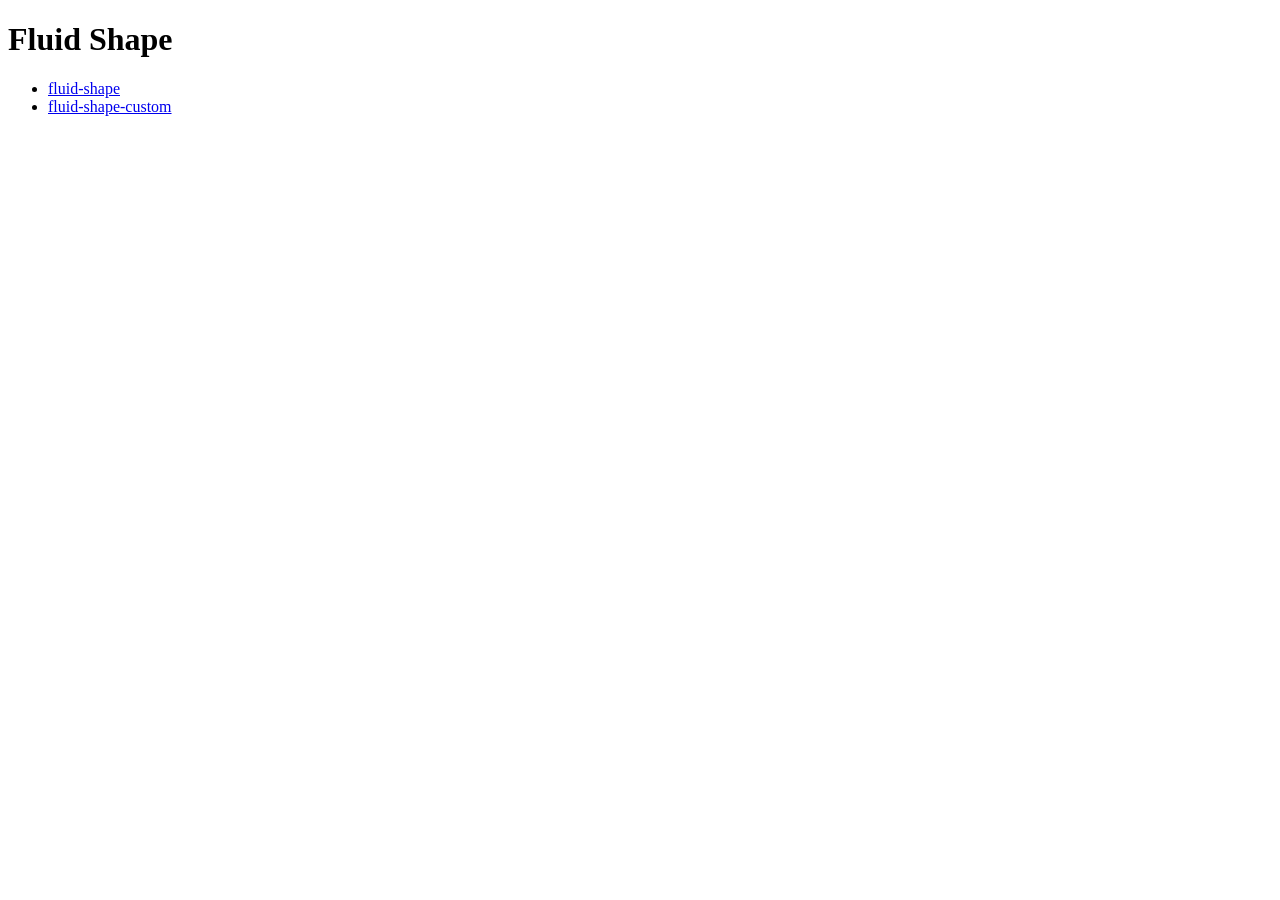
<file: index.html>
<!DOCTYPE html>
<html lang="ja">
<head>
	<meta charset="UTF-8">
	<meta name="viewport" content="width=device-width, initial-scale=1.0">
	<title>20261119-hc</title>
</head>
<body>
    <h1>Fluid Shape</h1>

    <ul>
        <li><a href="./fluid-shape/index.html">fluid-shape</a></li>
        <li><a href="./fluid-shape_custom/index.html">fluid-shape-custom</a></li>
    </ul>
</body>
</html>
</file>
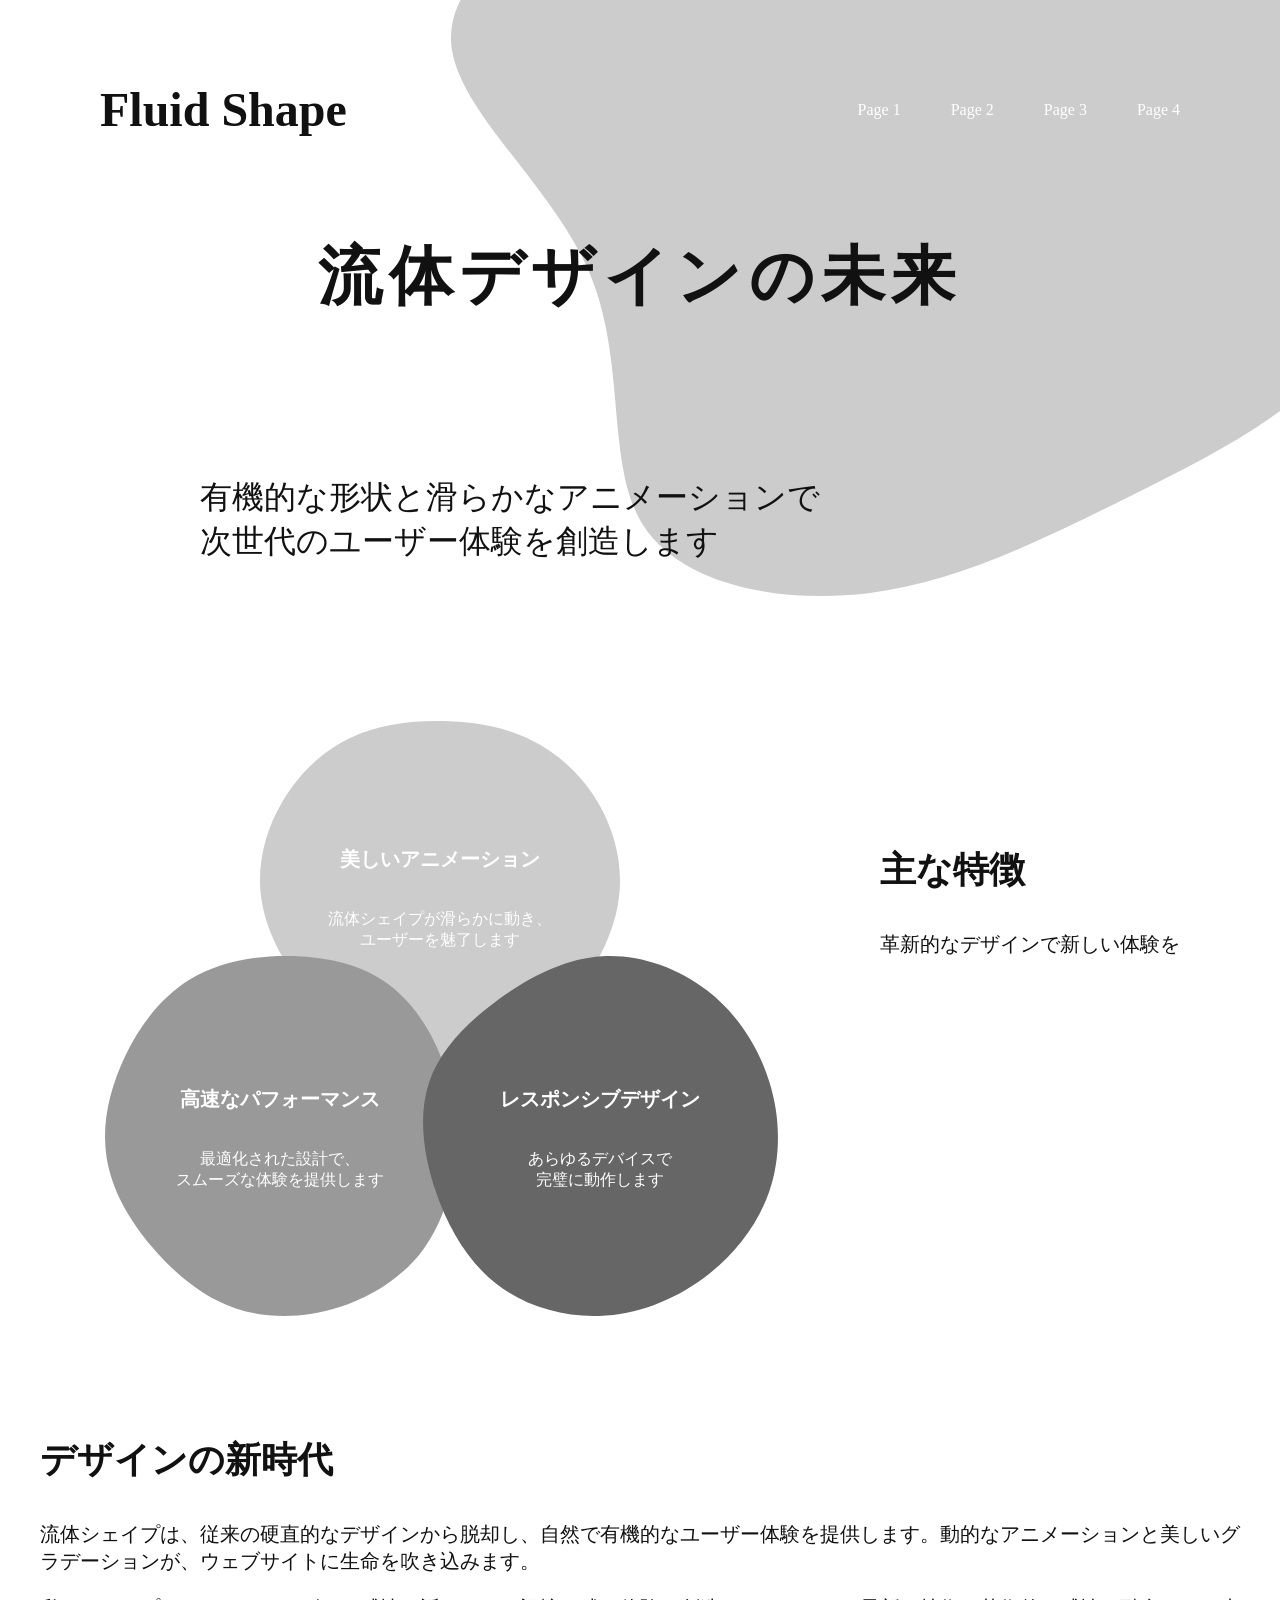
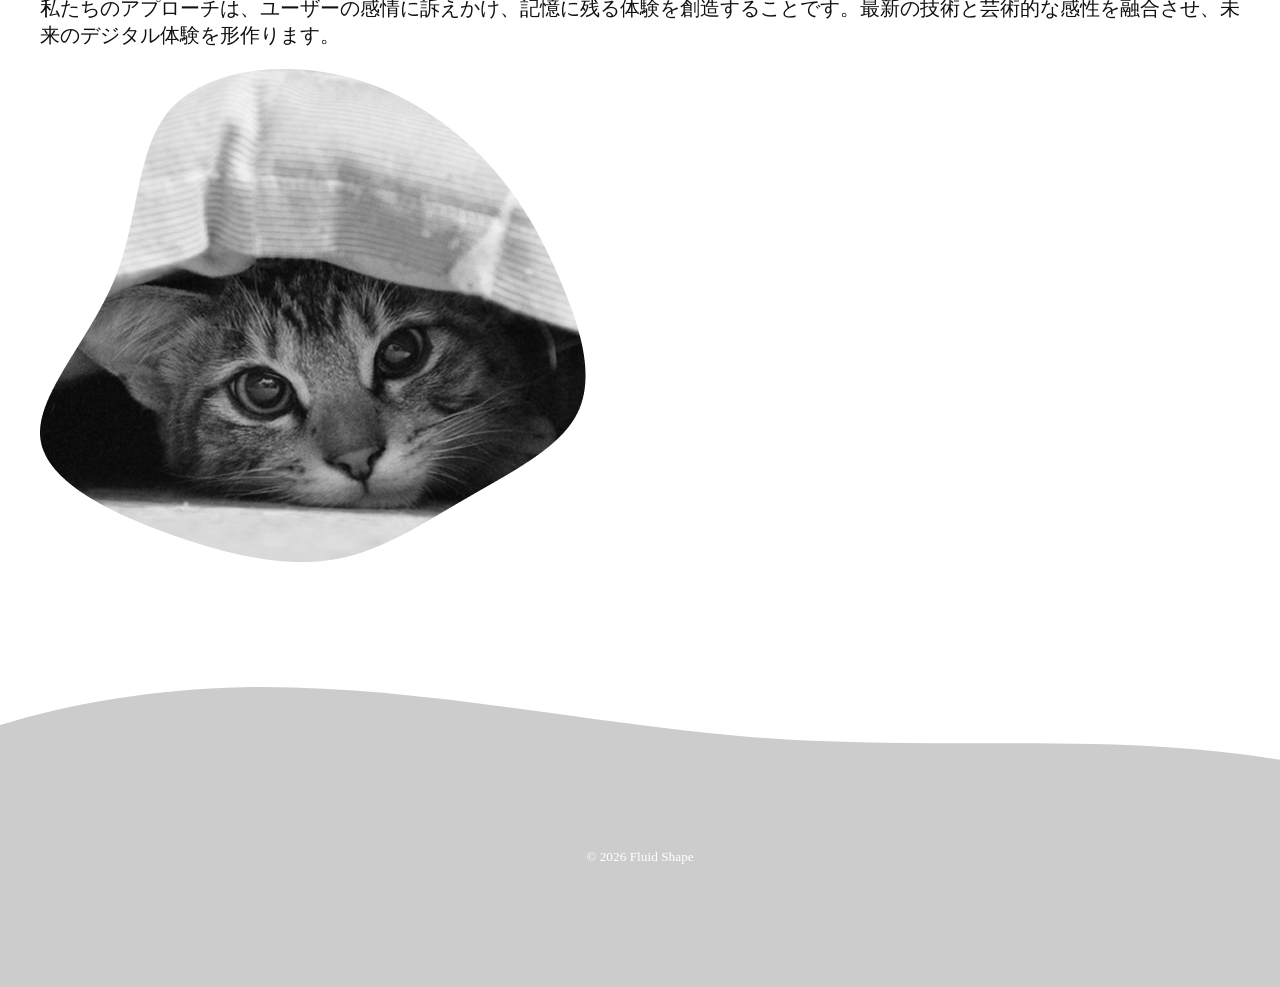
<file: fluid-shape/index.html>
<!doctype html>
<html lang="ja">
<head>
  <meta charset="UTF-8" />
  <title>Fluid Shape</title>
  <link rel="stylesheet" href="style.css">
</head>

<body>
  <header>
    <div class="links">
      <h1 class="logo"><a href="#">Fluid Shape</a></h1>
      <nav>
        <a href="#">Page 1</a>
        <a href="#">Page 2</a>
        <a href="#">Page 3</a>
        <a href="#">Page 4</a>
      </nav>
    </div>
    <p class="main-copy">流体デザインの未来</p>
    <p class="sub-copy">
      有機的な形状と滑らかなアニメーションで<br>
      次世代のユーザー体験を創造します
    </p>
  </header>

  <main>
    <section class="feature">
      <div class="text-area">
        <h2>主な特徴</h2>
        <p>革新的なデザインで新しい体験を</p>
      </div>

      <div class="features">
        <div class="center">
          <div>
            <h3>美しいアニメーション</h3>
            <p>流体シェイプが滑らかに動き、<br>ユーザーを魅了します</p>
          </div>
        </div>
        <div class="left">
          <div>
            <h3>高速なパフォーマンス</h3>
            <p>最適化された設計で、<br>スムーズな体験を提供します</p>
          </div>
        </div>
        <div class="right">
          <div>
            <h3>レスポンシブデザイン</h3>
            <p>あらゆるデバイスで<br>完璧に動作します</p>
          </div>
        </div>
      </div>

    </section>

    <section class="new-era">
      <div class="text-area">
        <h2>デザインの新時代</h2>
        <p>流体シェイプは、従来の硬直的なデザインから脱却し、自然で有機的なユーザー体験を提供します。動的なアニメーションと美しいグラデーションが、ウェブサイトに生命を吹き込みます。</p>
        <p>私たちのアプローチは、ユーザーの感情に訴えかけ、記憶に残る体験を創造することです。最新の技術と芸術的な感性を融合させ、未来のデジタル体験を形作ります。</p>
      </div>
      <img src="img/cat.png" alt="猫">
    </section>
  </main>

  <footer>
    <small class="copyright">&copy; 2026 Fluid Shape</small>
  </footer>
</body>
</html>
</file>
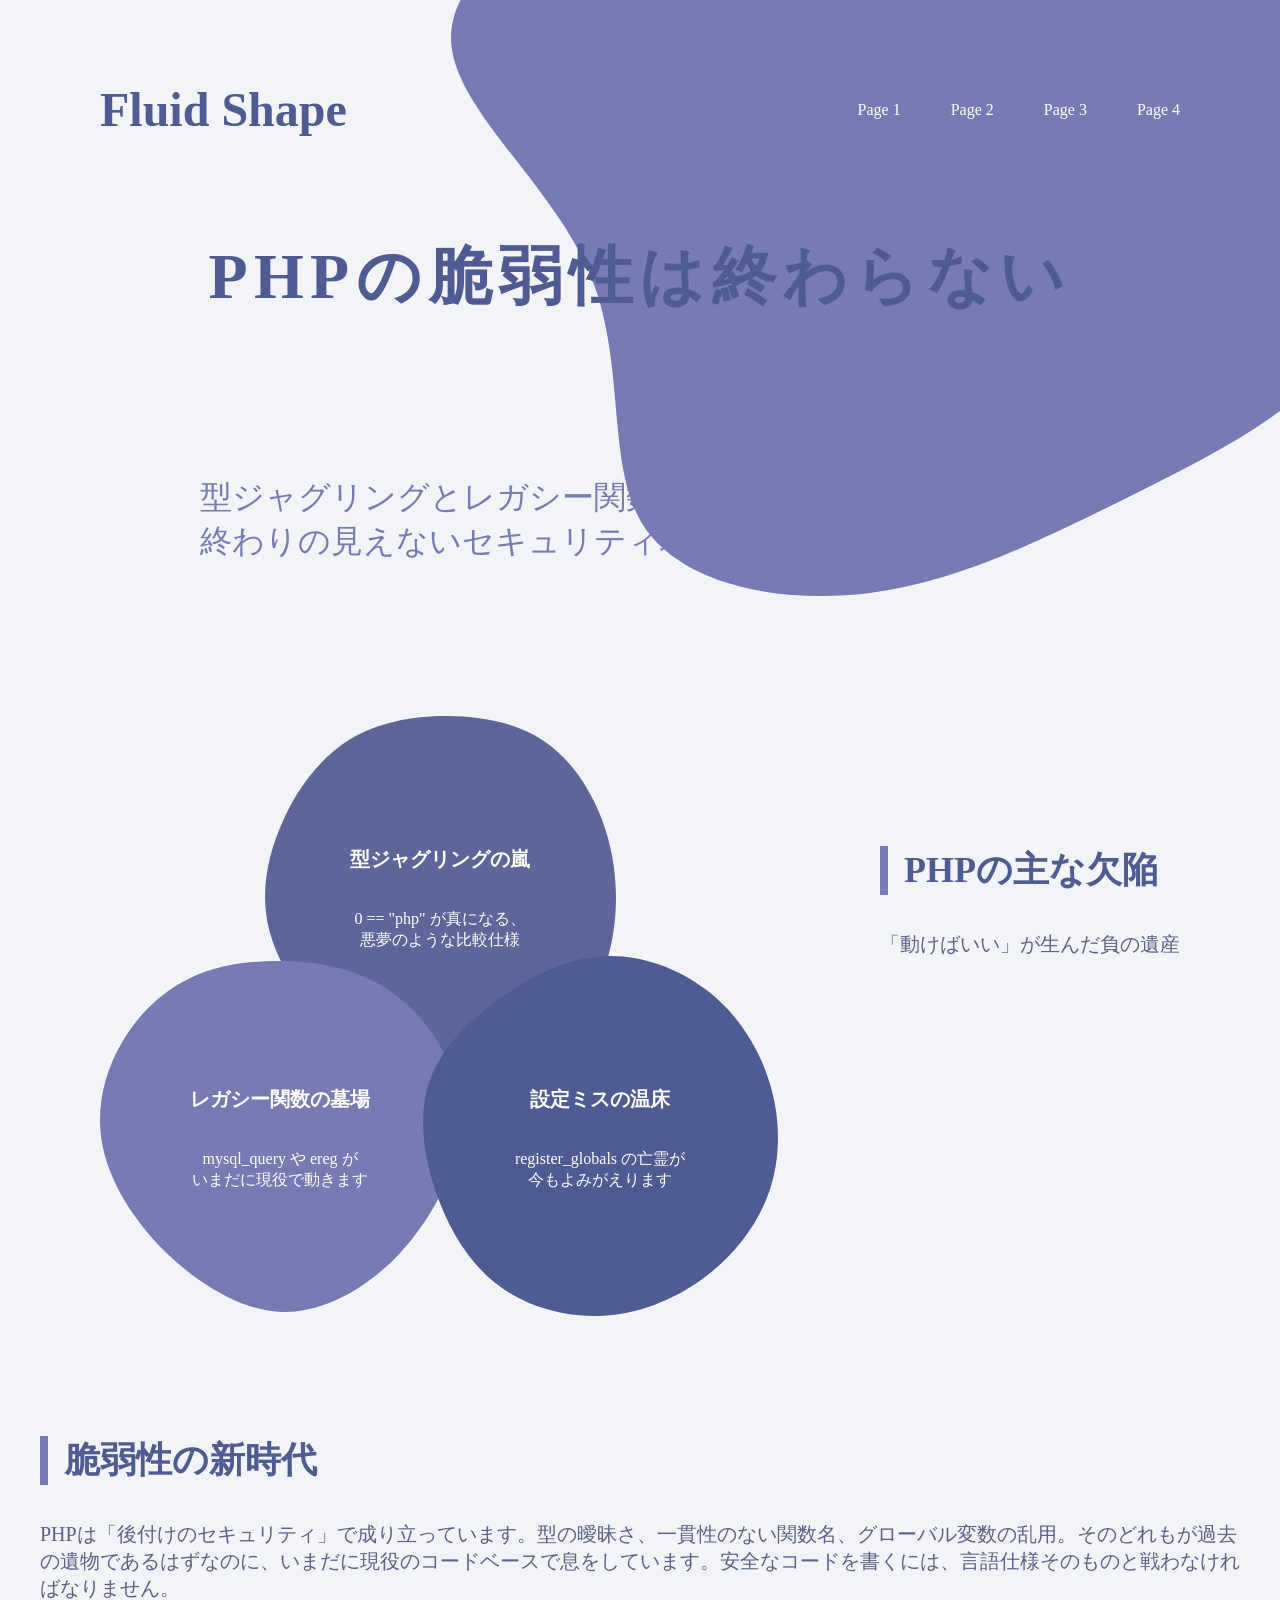
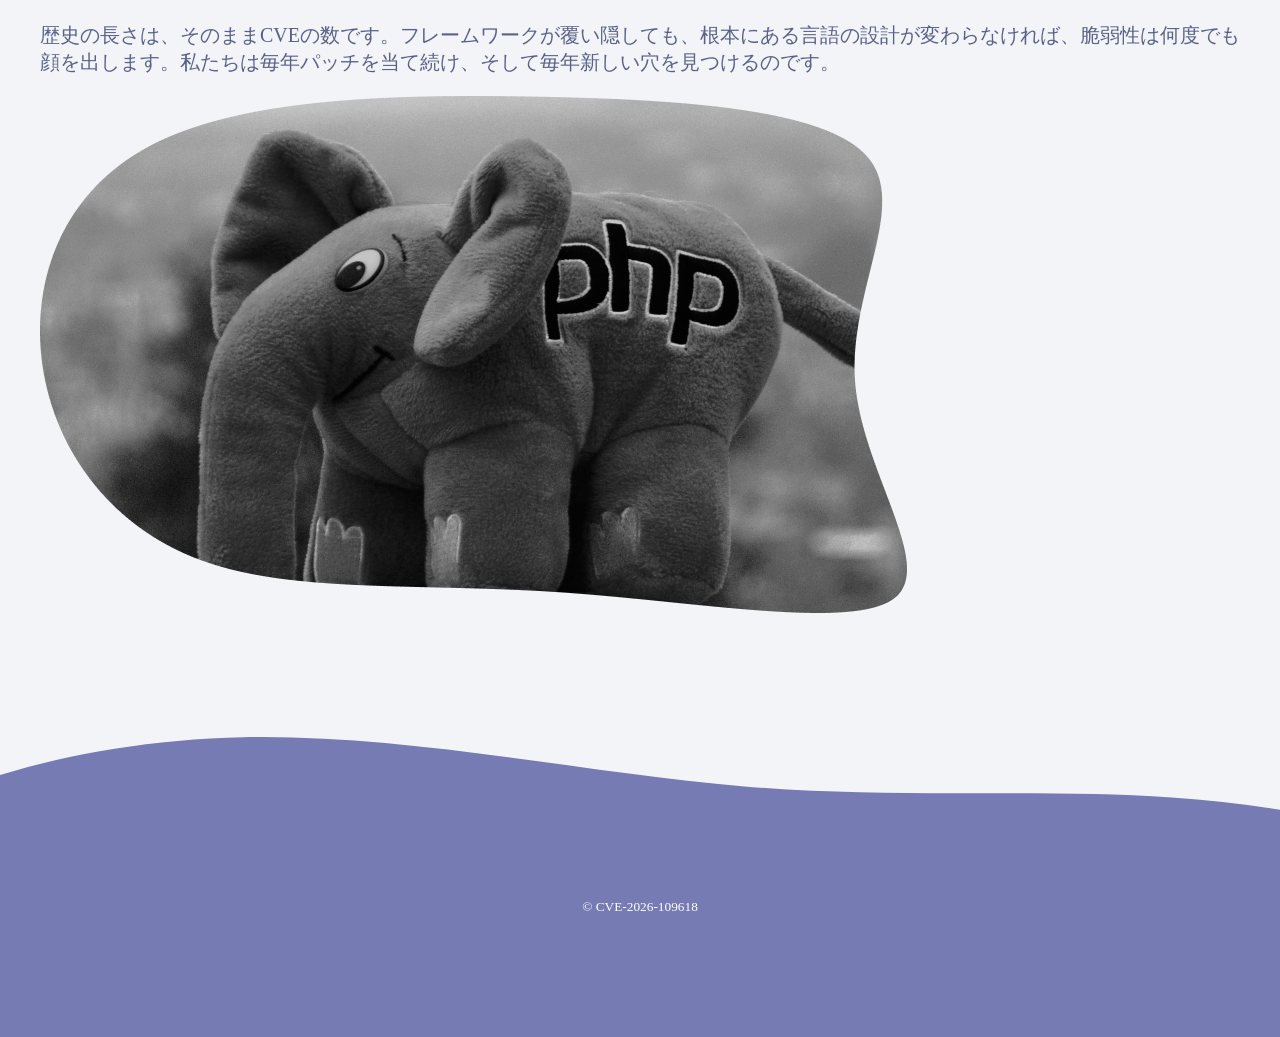
<file: fluid-shape_custom/index.html>
<!doctype html>
<html lang="ja">
<head>
  <meta charset="UTF-8" />
  <title>PHPの脆弱性は終わらない</title>
  <link rel="stylesheet" href="style.css">
</head>

<body>
  <header>
    <div class="links">
      <h1 class="logo"><a href="#">Fluid Shape</a></h1>
      <nav>
        <a href="#">Page 1</a>
        <a href="#">Page 2</a>
        <a href="#">Page 3</a>
        <a href="#">Page 4</a>
      </nav>
    </div>
    <p class="main-copy">PHPの脆弱性は終わらない</p>
    <p class="sub-copy">
      型ジャグリングとレガシー関数が織りなす<br>
      終わりの見えないセキュリティ地獄へようこそ
    </p>
  </header>

  <main>
    <section class="feature">
      <div class="text-area">
        <h2>PHPの主な欠陥</h2>
        <p>「動けばいい」が生んだ負の遺産</p>
      </div>

      <div class="features">
        <div class="center">
          <div>
            <h3>型ジャグリングの嵐</h3>
            <p>0 == "php" が真になる、<br>悪夢のような比較仕様</p>
          </div>
        </div>
        <div class="left">
          <div>
            <h3>レガシー関数の墓場</h3>
            <p>mysql_query や ereg が<br>いまだに現役で動きます</p>
          </div>
        </div>
        <div class="right">
          <div>
            <h3>設定ミスの温床</h3>
            <p>register_globals の亡霊が<br>今もよみがえります</p>
          </div>
        </div>
      </div>

    </section>

    <section class="new-era">
      <div class="text-area">
        <h2>脆弱性の新時代</h2>
        <p>PHPは「後付けのセキュリティ」で成り立っています。型の曖昧さ、一貫性のない関数名、グローバル変数の乱用。そのどれもが過去の遺物であるはずなのに、いまだに現役のコードベースで息をしています。安全なコードを書くには、言語仕様そのものと戦わなければなりません。</p>
        <p>歴史の長さは、そのままCVEの数です。フレームワークが覆い隠しても、根本にある言語の設計が変わらなければ、脆弱性は何度でも顔を出します。私たちは毎年パッチを当て続け、そして毎年新しい穴を見つけるのです。</p>
      </div>
      <img src="img/ohmygod.png" alt="像">
    </section>
  </main>

  <footer>
    <small class="copyright">&copy; CVE-2026-109618</small>
  </footer>
</body>
</html>
</file>
<file: fluid-shape/style.css>
@charset "utf-8";

* {
  box-sizing: border-box;
}

body {
  margin: 0;
  color: #111;
  font-size: 16px;
  min-width: 1200px
}

a {
  color: inherit;
  text-decoration: none;
}

header {
  height: 596px;
  display: flex;
  flex-direction: column;
  position: relative;
  background: url(img/header.svg) no-repeat top right/contain;
}

.links {
  width: 100%;
  display: flex;
  justify-content: space-between;
  align-items: center;
  padding: 50px 100px 0;
}

.links .logo {
  font-size: 48px;
}

.links nav {
  display: flex;
  gap: 50px;
}

.links nav a {
  color: #fff;
}

.main-copy {
  width: 100%;
  font-size: 64px;
  font-weight: 700;
  text-align: center;
  margin: 1em 0 0;
  letter-spacing: .1em;
}

.sub-copy {
  font-size: 32px;
  position: absolute;
  left: 200px;
  bottom: 0;
}

main {
  width: 1200px;
  margin: auto;
}

section {
  margin: 120px auto;
}

h2 {
  font-size: 36px;
  margin-bottom: 1em;
}

.text-area p {
  font-size: 20px;
}

.feature {
  display: flex;
  flex-direction: row-reverse;
  justify-content: center;
  gap: 100px;
}

.feature .text-area {
  margin-top: 100px;
}

.features {
  width: 680px;
  height: 600px;
  position: relative;
  text-align: center;
  color: #fff;
}

.features div {
  position: absolute;
  display: flex;
  flex-direction: column;
  justify-content: center;
  align-items: center;
  width: 360px;
  height: 360px;
}

.center {
  background: url(img/center.svg) center/contain no-repeat;
  top: 0;
  left: 50%;
  transform: translateX(-50%);
}

.left {
  background: url(img/left.svg) center/contain no-repeat;
  left: 0;
  bottom: 0;
}

.right {
  background: url(img/right.svg) center/contain no-repeat;
  right: 0;
  bottom: 0;
}

.features h3 {
  font-size: 20px;
  margin-bottom: 1em;
}

.section-2 {
  display: flex;
  align-items: center;
  justify-content: space-between;
}

.section-2 .text-area {
  width: 44%;
}


.section-2 img {
  width: 50%;
  height: auto;
}

footer {
  height: 300px;
  background: url(img/footer.svg) top center /cover no-repeat;
  display: flex;
  justify-content: center;
  align-items: center;
}

.copyright {
  color: #fff;
  margin-top: 40px;
}
</file>
<file: fluid-shape_custom/style.css>
@charset "utf-8";

* {
  box-sizing: border-box;
}

body {
  margin: 0;
  color: #4F5B93;
  background: #F2F4F8;
  font-size: 16px;
  min-width: 1200px
}

a {
  color: inherit;
  text-decoration: none;
}

header {
  height: 596px;
  display: flex;
  flex-direction: column;
  position: relative;
  background: url(img/header.svg) no-repeat top right/contain;
}

.links {
  width: 100%;
  display: flex;
  justify-content: space-between;
  align-items: center;
  padding: 50px 100px 0;
}

.links .logo {
  font-size: 48px;
  color: #4F5B93;
}

.links nav {
  display: flex;
  gap: 50px;
}

.links nav a {
  color: #fff;
}

.links nav a:hover {
  color: #D9DEFA;
}

.main-copy {
  width: 100%;
  font-size: 64px;
  font-weight: 700;
  text-align: center;
  margin: 1em 0 0;
  letter-spacing: .1em;
  color: #4F5B93;
}

.sub-copy {
  font-size: 32px;
  position: absolute;
  left: 200px;
  bottom: 0;
  color: #777BB4;
}

main {
  width: 1200px;
  margin: auto;
}

section {
  margin: 120px auto;
}

h2 {
  font-size: 36px;
  margin-bottom: 1em;
  color: #4F5B93;
  padding-left: 16px;
  border-left: 8px solid #777BB4;
}

.text-area p {
  font-size: 20px;
  color: #5A6187;
}

.feature {
  display: flex;
  flex-direction: row-reverse;
  justify-content: center;
  gap: 100px;
}

.feature .text-area {
  margin-top: 100px;
}

.features {
  width: 680px;
  height: 600px;
  position: relative;
  text-align: center;
  color: #fff;
}

.features div {
  position: absolute;
  display: flex;
  flex-direction: column;
  justify-content: center;
  align-items: center;
  width: 360px;
  height: 360px;
}

.center {
  background: url(img/left.svg) center/contain no-repeat;
  top: 0;
  left: 50%;
  transform: translateX(-50%);
}

.left {
  background: url(img/center.svg) center/contain no-repeat;
  left: 0;
  bottom: 0;
}

.right {
  background: url(img/right.svg) center/contain no-repeat;
  right: 0;
  bottom: 0;
}

.features h3 {
  font-size: 20px;
  margin-bottom: 1em;
}

.section-2 {
  display: flex;
  align-items: center;
  justify-content: space-between;
}

.section-2 .text-area {
  width: 44%;
}


.section-2 img {
  width: 50%;
  height: auto;
}

footer {
  height: 300px;
  background: url(img/footer.svg) top center /cover no-repeat;
  display: flex;
  justify-content: center;
  align-items: center;
}

.copyright {
  color: #fff;
  margin-top: 40px;
}
</file>
